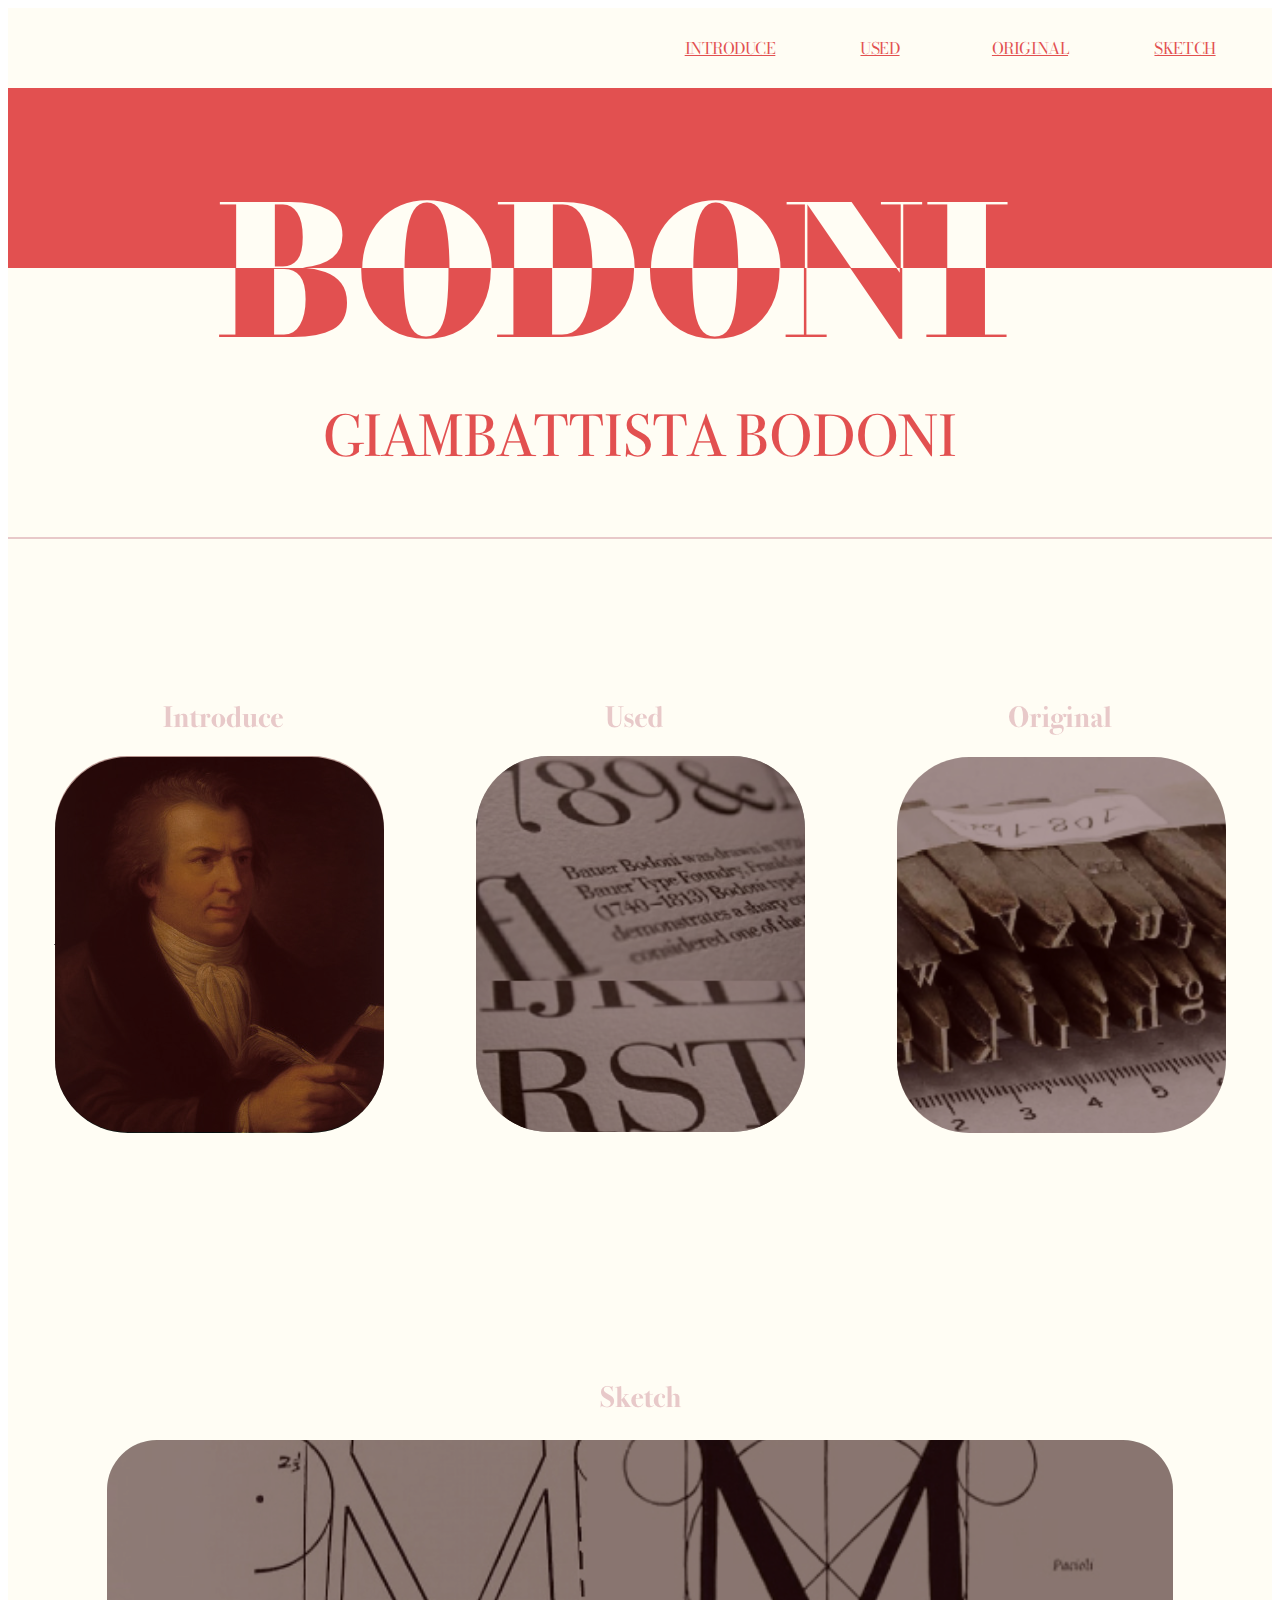
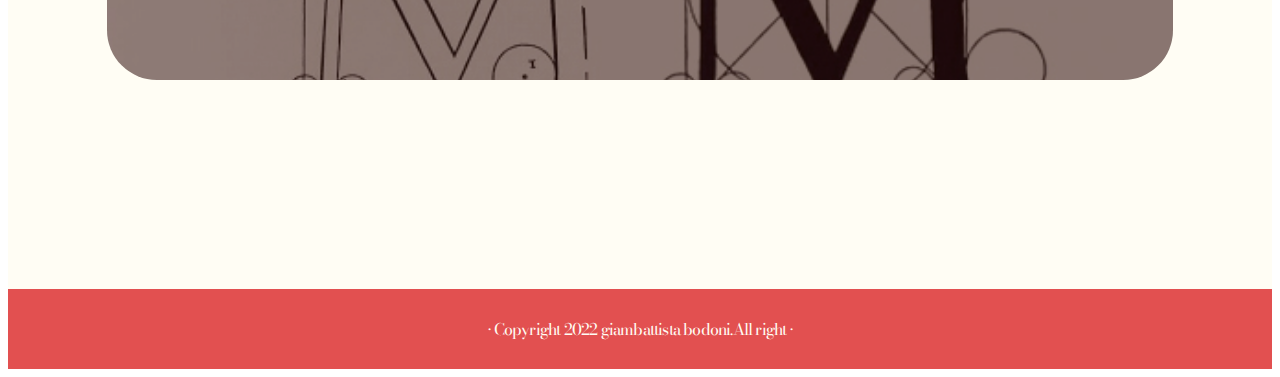
<file: index.html>
<!DOCTYPE html>
<html lang="ko" dir="ltr">
  <head>
    <meta charset="utf-8">
    <title>Bodoni</title>
<link rel="stylesheet" href="master.css">
  </head>
  <body>
    <header>
      <nav>
        <ul>
          <li class="menu1">
          <li class="menu2"></li>
          <li class="menu3"><a href="sub1.html">Introduce</a></li>
          <li class="menu3"><a href="sub2.html">Used</a></li>
          <li class="menu3"><a href="sub3.html">Original</a></li>
          <li class="menu4"><a href="sub4.html">Sketch</a></li>
        </ul>
      </nav>
    </header>
    <section>
<div class="tit01">
  <div class="tit1"></div>
</div>
<div class="tit02">
  <div class="tit2"></div>
</div>
<div class="line"></div>
<div class="icon">
  <div class="icon1">
<a href="sub1.html" target="_blank">
<img src="img/icon_01.png"></a></div>
<div class="icon2">
<a href="sub2.html" target="_blank">
<img src="img/icon_02.png"></a></div>
<div class="icon3">
<a href="sub3.html" target="_blank">
<img src="img/icon_03.png"></a></div>
</div>
<div class="icont">
  <div class="icon4">
  <a href="sub4.html" target="_blank">
  <img src="img/icon_04.png"></a></div>
  </div>

    </section>
    <footer>
• Copyright 2022 giambattista bodoni.All right •
    </footer>

  </body>
</html>
</file>
<file: master.css>
@import url('https://fonts.googleapis.com/css2?family=Bodoni+Moda:wght@600&display=swap');
</style>

{margin: 0;padding: 0;text-decoration: none;}

header{
  width: 100%;
  height: 80px;
  background-color: #FFFDF4;
  display: flex;
  justify-content: center;
  align-items: center;
}
header nav{
  width: 1200px;
  height: 80px;
  display: flex;
  justify-content: center;
  align-items: center;
}
header nav ul{
  display: flex;
  justify-content: center;
  align-items: center;
}
header nav ul li{
  height: 80px;
  display: flex;
  justify-content: center;
  align-items: center;
}
header nav ul li a{
  color: #E25050;
  text-transform: uppercase;
  font-family: 'Bodoni Moda', serif;
  font-size: 1.0em;
  letter-spacing: -0.03em;
  transition: 0.5s;
}
header nav ul li a:hover{
  color: #F4C9C9;
  font-size: 1.2em;
  transition: 0.5s;
}

.menu1{width: 300px;}
.menu2{width: 300px;}
.menu3{width: 150px;}
.menu4{width: 160px;}

.tit1{width: 1200px;
    height: 180px;
background-image: url('img/tit_01.png');}

.tit2{width: 1200px;
    height: 269px;
background-image: url('img/tit_02.png');}

.tit01{background-color: #E25050;
width: 100%;
  height: 180px;
  display: flex;
  justify-content: center;}

.tit02{background-color: #FFFDF4;
  width: 100%;
    height: 269px;
    display: flex;
    justify-content: center;}

.line{width: 100%;
    height: 2px;
background-image: url('img/line_01.png');}

.icon1{width: 330px;
 height: 434px;
}

.icon2{width: 329px;
  height: 433px;
}

.icon3{width: 329px;
  height: 434px;
}

.icon{background-color: #FFFDF4;
width: 100%;
  height: 550px;
  display: flex;
  justify-content: center;
  justify-content: space-around;
  padding-top: 160px;
}

.icon4{width: 1066px;
  height: 301px;}

.icont{background-color: #FFFDF4;
  width: 100%;
    height: 510px;
    display: flex;
  justify-content: center;
padding-top: 130px;}

footer{
  width:100%;
  height: 80px;
  background-color: #E25050;
  display: flex;
  justify-content: center;
  align-items: center;
  color: #FFFDF4;
  font-family: 'Bodoni Moda', serif;
  font-size: 1em;
  letter-spacing: -0.05em;
}
</file>
